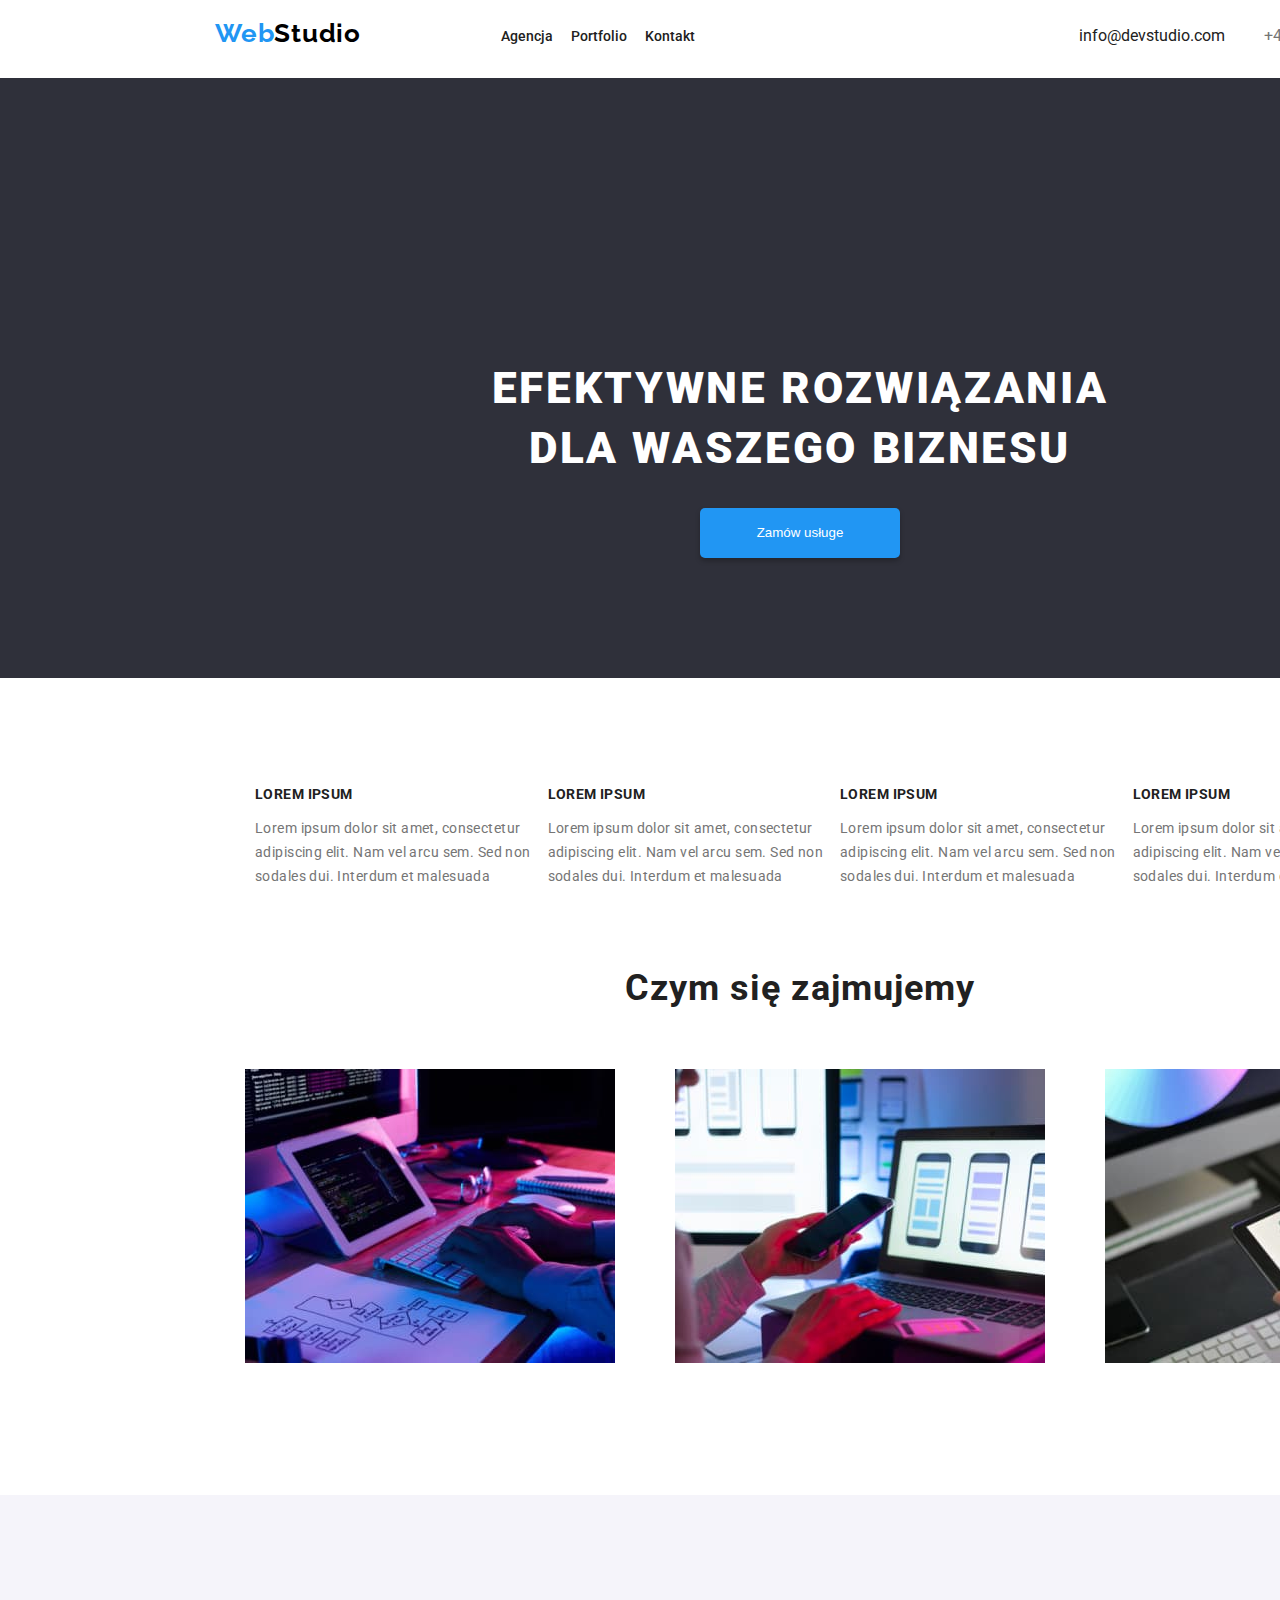
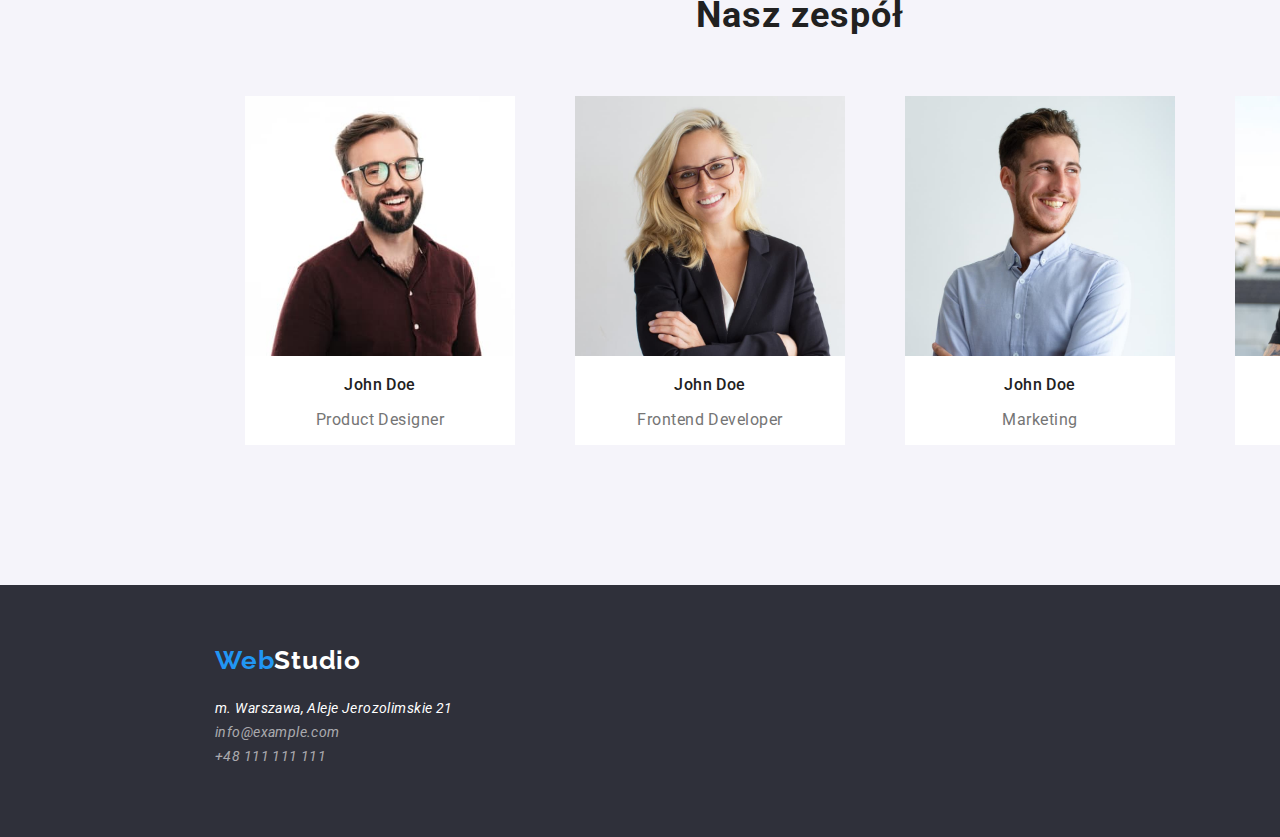
<file: index.html>
<!DOCTYPE html>
<html lang="pl">
  <head>
    <meta charset="UTF-8" />
    <meta http-equiv="X-UA-Compatible" content="IE=edge" />
    <meta name="viewport" content="width=device-width, initial-scale=1.0" />
    <title>WebStudio</title>
    <link rel="stylesheet" href="/css/styles.css" />
    <link rel="preconnect" href="https://fonts.googleapis.com" />
    <link rel="preconnect" href="https://fonts.gstatic.com" crossorigin />
    <link
      href="https://fonts.googleapis.com/css2?family=Raleway:wght@700&family=Roboto:wght@400;500;700;900&display=swap"
      rel="stylesheet"
    />
  </head>
  <body>
    <header>
      <a href="./index.html" class="linklogo"
        >Web<span class="text">Studio</span></a
      >
      <nav class="navigation">
        <ul class="navigation-links">
          <li><a href="#" class="link">Agencja</a></li>
          <li><a href="/portfolio.html" class="link">Portfolio</a></li>
          <li><a href="#" class="link">Kontakt</a></li>
        </ul>
      </nav>
      <a href="mailto:info@devstudio.com" class="email">info@devstudio.com</a
      ><br />
      <a href="tel:+48111111111" class="phone">+48 111 111 111</a>
    </header>
    <main>
      <section class="one-section">
        <h1>EFEKTYWNE ROZWIĄZANIA DLA WASZEGO BIZNESU</h1>
        <button type="button" class="one-button">Zamów usługe</button>
      </section>
      <section class="two-section">
        <h2 hidden>O nas</h2>
        <ul class="about">
          <li>
            <h3 class="title-3">LOREM IPSUM</h3>
            <p class="description">
              Lorem ipsum dolor sit amet, consectetur adipiscing elit. Nam vel
              arcu sem. Sed non sodales dui. Interdum et malesuada
            </p>
          </li>
          <li>
            <h3 class="title-3">LOREM IPSUM</h3>
            <p class="description">
              Lorem ipsum dolor sit amet, consectetur adipiscing elit. Nam vel
              arcu sem. Sed non sodales dui. Interdum et malesuada
            </p>
          </li>
          <li>
            <h3 class="title-3">LOREM IPSUM</h3>
            <p class="description">
              Lorem ipsum dolor sit amet, consectetur adipiscing elit. Nam vel
              arcu sem. Sed non sodales dui. Interdum et malesuada
            </p>
          </li>
          <li>
            <h3 class="title-3">LOREM IPSUM</h3>
            <p class="description">
              Lorem ipsum dolor sit amet, consectetur adipiscing elit. Nam vel
              arcu sem. Sed non sodales dui. Interdum et malesuada
            </p>
          </li>
        </ul>
      </section>
      <section class="three-section">
        <h2 class="title-2 job">Czym się zajmujemy</h2>
        <ul class="work">
          <li class="image">
            <img
              src="images/backgroud01.jpg"
              alt="Mężczyzna pracuje przy komputerze"
              width="370"
              height="294"
            />
          </li>
          <li class="image">
            <img
              src="images/backgroud02.jpg"
              alt="Mężczyzna pracuje używjąc telefonu"
              width="370"
              height="294"
            />
          </li>
          <li class="image">
            <img
              src="images/backgroud03.jpg"
              alt="Mężczyzna pracuje używjąc tabletu"
              width="370"
              height="294"
            />
          </li>
        </ul>
      </section>
      <section class="four-section">
        <h2 class="title-2 people">Nasz zespół</h2>
        <ul class="team-image">
          <li class="avatar">
            <img
              src="images/avatar01.jpg"
              alt="Mężczyzna w okularach"
              width="270"
              height="260"
            />
            <h3 class="title-3 name">John Doe</h3>
            <p class="workplace">Product Designer</p>
          </li>
          <li class="avatar">
            <img
              src="images/avatar02.jpg"
              alt="Kobieta w okularach"
              width="270"
              height="260"
            />
            <h3 class="title-3 name">John Doe</h3>
            <p class="workplace">Frontend Developer</p>
          </li>
          <li class="avatar">
            <img
              src="images/avatar03.jpg"
              alt="Uśmiechnięty mężczyzna"
              width="270"
              height="260"
            />
            <h3 class="title-3 name">John Doe</h3>
            <p class="workplace">Marketing</p>
          </li>
          <li class="avatar">
            <img
              src="images/avatar04.jpg"
              alt="Poważny mężczyzna"
              width="270"
              height="260"
            />
            <h3 class="title-3 name">John Doe</h3>
            <p class="workplace">UI Designer</p>
          </li>
        </ul>
      </section>
    </main>
    <footer>
      <a href="./index.html" class="linklogo logo-footer"
        >Web<span class="text-footer">Studio</span></a
      >
      <address>
        <ul>
          <li class="gps">
            <a
              href="https://goo.gl/maps/6gzYf6yRDEUw23BAA"
              target="_blank"
              rel="noopener noreferrer nofollow"
              >m. Warszawa, Aleje Jerozolimskie 21</a
            >
          </li>
          <li>
            <a href="mailto:info@example.com" class="email-footer"
              >info@example.com</a
            >
          </li>
          <li>
            <a href="tel:+48111111111" class="phone-footer">+48 111 111 111</a>
          </li>
        </ul>
      </address>
    </footer>
  </body>
</html>
</file>
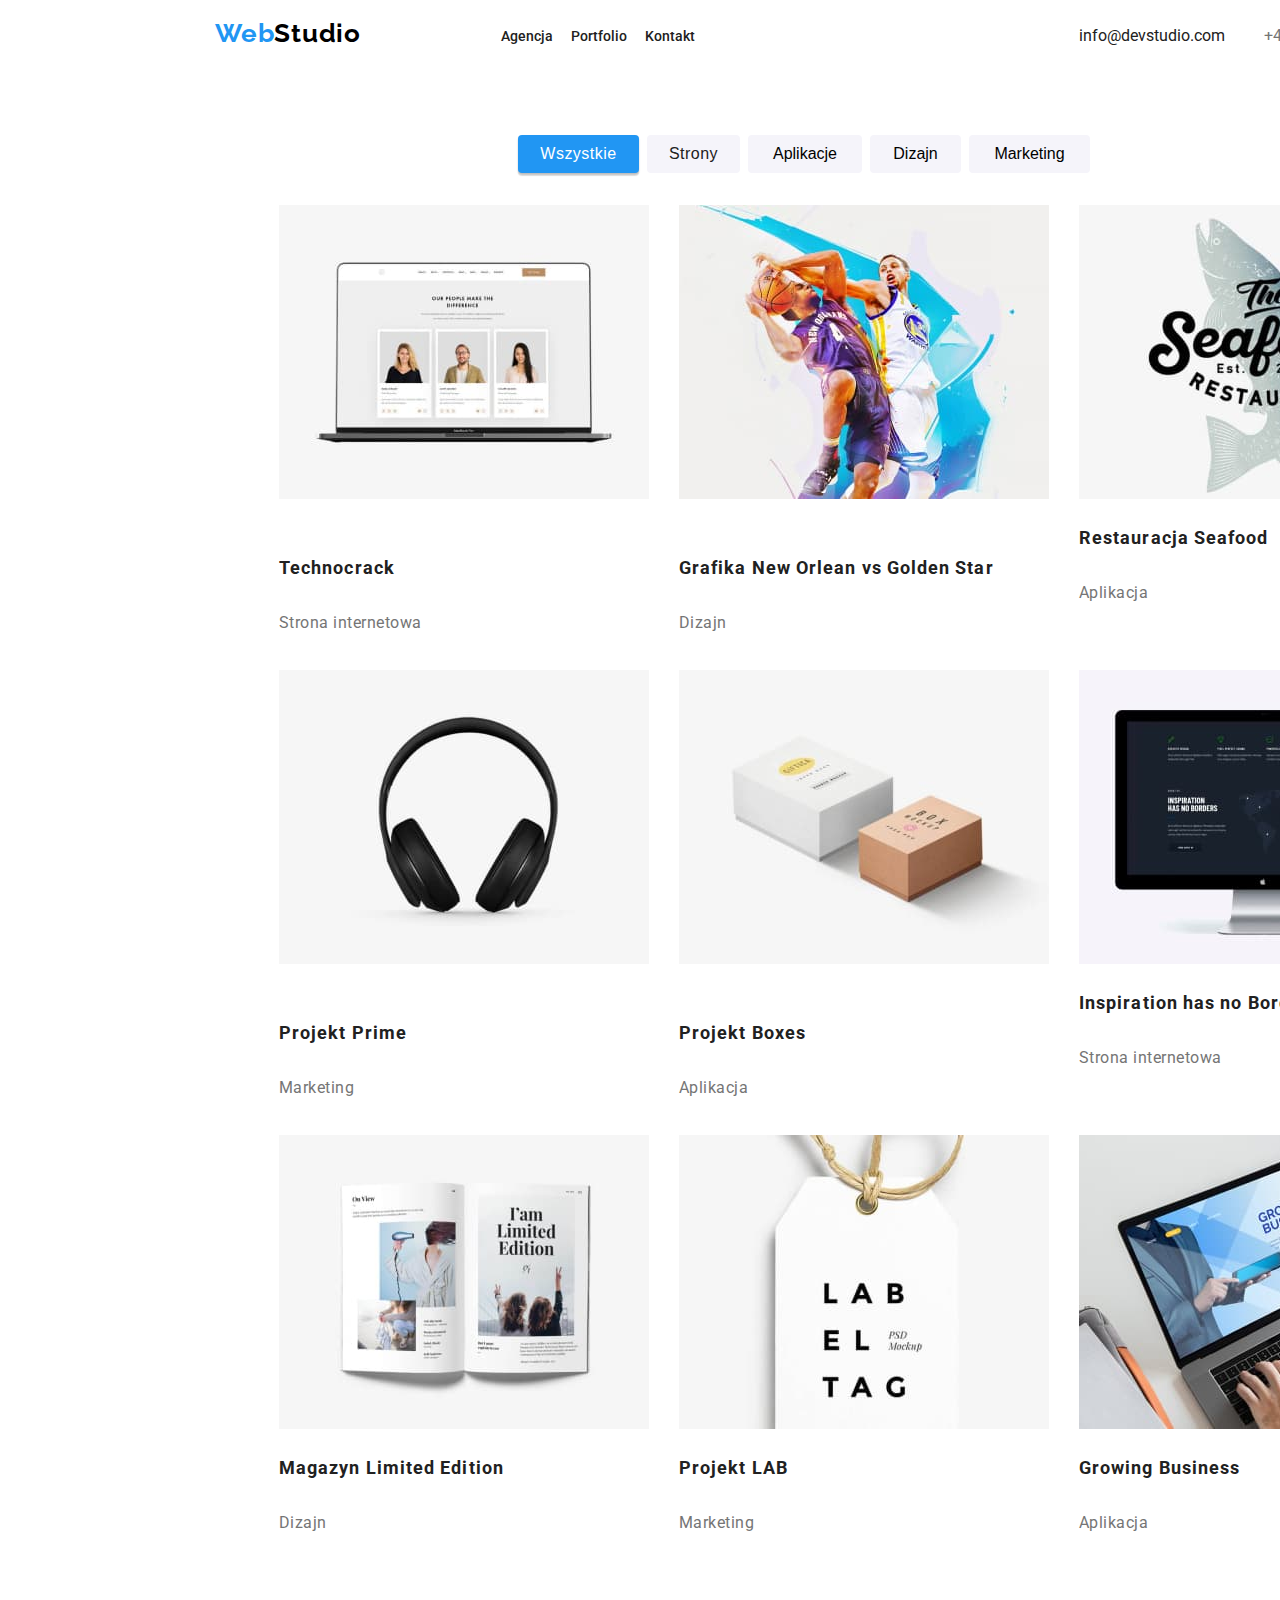
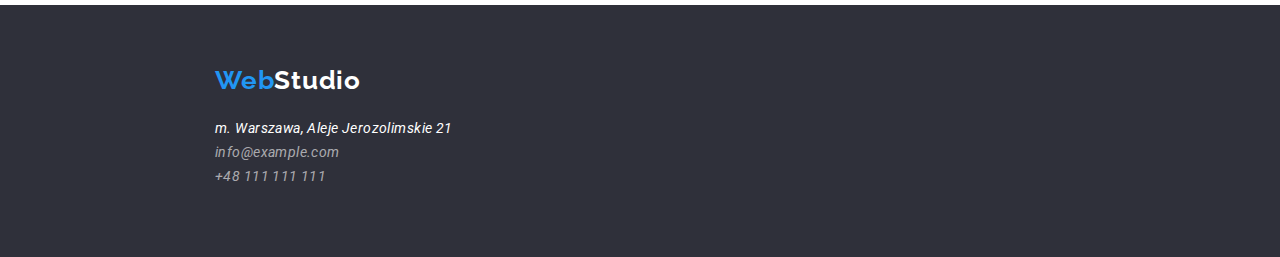
<file: portfolio.html>
<!DOCTYPE html>
<html lang="pl">
  <head>
    <meta charset="UTF-8" />
    <meta http-equiv="X-UA-Compatible" content="IE=edge" />
    <meta name="viewport" content="width=device-width, initial-scale=1.0" />
    <title>WebStudio</title>
    <link rel="stylesheet" href="/css/styles.css" />
    <link rel="preconnect" href="https://fonts.googleapis.com" />
    <link rel="preconnect" href="https://fonts.gstatic.com" crossorigin />
    <link
      href="https://fonts.googleapis.com/css2?family=Raleway:wght@700&family=Roboto:wght@400;500;700;900&display=swap"
      rel="stylesheet"
    />
  </head>
  <body>
    <header>
      <a href="./index.html" class="linklogo"
        >Web<span class="text">Studio</span></a
      >
      <nav class="navigation">
        <ul class="navigation-links">
          <li><a href="#" class="link">Agencja</a></li>
          <li><a href="/portfolio.html" class="link">Portfolio</a></li>
          <li><a href="#" class="link">Kontakt</a></li>
        </ul>
      </nav>
      <a href="mailto:info@devstudio.com" class="email">info@devstudio.com</a
      ><br />
      <a href="tel:+48111111111" class="phone">+48 111 111 111</a>
    </header>
    <main>
      <section class="portfolio">
        <ul class="filters">
          <li><button type="button" class="all filtr">Wszystkie</button></li>
          <li><button type="button" class="web filtr">Strony</button></li>
          <li><button type="button" class="app filtr">Aplikacje</button></li>
          <li><button type="button" class="design filtr">Dizajn</button></li>
          <li><button type="button" class="other filtr">Marketing</button></li>
        </ul>
        <ul class="galery-1">
          <li>
            <img
              class="picture"
              src="/images/img1.jpg"
              alt="Projekt 1"
              width="370px"
              height="294px"
            />
            <h3 class="galery-name">Technocrack</h3>
            <p class="galery-description">Strona internetowa</p>
          </li>
          <li>
            <img
              class="picture"
              src="/images/img2.jpg"
              alt="Projekt 2"
              width="370px"
              height="294px"
            />
            <h3 class="galery-name">Grafika New Orlean vs Golden Star</h3>
            <p class="galery-description">Dizajn</p>
          </li>
          <li>
            <img
              src="/images/img3.jpg"
              alt="Projekt 3"
              width="370px"
              height="294px"
            />
            <h3 class="galery-name">Restauracja Seafood</h3>
            <p class="galery-description">Aplikacja</p>
          </li>
        </ul>
        <ul class="galery-2">
          <li>
            <img
              class="picture"
              src="/images/img4.jpg"
              alt="Projekt 4"
              width="370px"
              height="294px"
            />
            <h3 class="galery-name">Projekt Prime</h3>
            <p class="galery-description">Marketing</p>
          </li>
          <li>
            <img
              class="picture"
              src="/images/img5.jpg"
              alt="Projekt 5"
              width="370px"
              height="294px"
            />
            <h3 class="galery-name">Projekt Boxes</h3>
            <p class="galery-description">Aplikacja</p>
          </li>
          <li>
            <img
              src="/images/img6.jpg"
              alt="Projekt 6"
              width="370px"
              height="294px"
            />
            <h3 class="galery-name">Inspiration has no Borders</h3>
            <p class="galery-description">Strona internetowa</p>
          </li>
        </ul>
        <ul class="galery-3">
          <li>
            <img
              class="picture-1"
              src="/images/img7.jpg"
              alt="Projekt 7"
              width="370px"
              height="294px"
            />
            <h3 class="galery-name">Magazyn Limited Edition</h3>
            <p class="galery-description">Dizajn</p>
          </li>
          <li>
            <img
              class="picture-1"
              src="/images/img8.jpg"
              alt="Projekt 8"
              width="370px"
              height="294px"
            />
            <h3 class="galery-name">Projekt LAB</h3>
            <p class="galery-description">Marketing</p>
          </li>
          <li>
            <img
              src="/images/img9.jpg"
              alt="Projekt 9"
              width="370px"
              height="294px"
            />
            <h3 class="galery-name">Growing Business</h3>
            <p class="galery-description">Aplikacja</p>
          </li>
        </ul>
      </section>
    </main>
    <footer>
      <a href="./index.html" class="linklogo logo-footer"
        >Web<span class="text-footer">Studio</span></a
      >
      <address>
        <ul>
          <li class="gps">
            <a
              href="https://goo.gl/maps/6gzYf6yRDEUw23BAA"
              target="_blank"
              rel="noopener noreferrer nofollow"
              >m. Warszawa, Aleje Jerozolimskie 21</a
            >
          </li>
          <li>
            <a href="mailto:info@example.com" class="email-footer"
              >info@example.com</a
            >
          </li>
          <li>
            <a href="tel:+48111111111" class="phone-footer">+48 111 111 111</a>
          </li>
        </ul>
      </address>
    </footer>
  </body>
</html>
</file>
<file: css/styles.css>
:root {
  --primary-font: "Raleway", sans-serif;
  --secondary-font: "Roboto", sans-serif;
  --blue-color: #2196f3;
  --white-color: #fff;
  --black-color: #000;
  --black-color-link: #212121;
  --grey-color-1: #2f303a;
  --grey-color-2: #757575;
  --title-3: rgba(33, 33, 33, 1);
  --paragraph: rgba(117, 117, 117, 1);
  --button-filters: #f5f4fa;
  --button-filters-color: #212121;
}
body {
  font-family: var(--secondary-font);
  width: 1600px;
  background: var(--white-color);
  padding: 0;
  margin: 0;
}
a {
  text-decoration: none;
  cursor: pointer;
  color: var(--black-color-link);
}
a:hover {
  color: var(--blue-color);
}
.linklogo {
  margin-left: 215px;
  padding-top: 18px;
  font-family: var(--primary-font);
  font-weight: 700;
  font-size: 26px;
  line-height: calc(31 / 26);
  /* identyczna z wysokością pudełka */
  letter-spacing: 0.03em;
  color: var(--blue-color);
}
.text {
  color: var(--black-color);
}
.navigation {
  font-family: var(--secondary-font);
  font-weight: 500;
  height: 16px;
  width: 254px;
  margin-left: 93px;
  margin-top: 10px;
  border-radius: 0px;
}
header {
  display: flex;
  background-color: var(--white-color);
}
li {
  font-family: var(--secondary-font);
  font-size: 14px;
}
.navigation-links li {
  list-style-type: none;
  display: inline;
  padding: 7px;
  line-height: 20px;
}
.email {
  width: 135px;
  height: 16px;
  margin-left: 371px;
  padding-top: 26px;
}
.phone {
  font-family: var(--secondary-font);
  color: var(--grey-color-2);
  margin-left: 50px;
  padding-top: 26px;
}
.one-section {
  margin-top: 6px;
  background-color: var(--grey-color-1);
  height: 600px;
  left: 0px;
  top: 80px;
}
h1 {
  width: 696px;
  height: 120px;
  margin-left: 452px;
  padding-top: 280px;
  font-family: var(--secondary-font);
  font-weight: 900;
  font-size: 44px;
  line-height: 60px;
  /* or 136% */
  text-align: center;
  letter-spacing: 0.06em;
  text-transform: uppercase;
  color: var(--white-color);
}
.one-button {
  width: 200px;
  height: 50px;
  margin-left: 700px;
  top: 430px;
  background-color: var(--blue-color);
  color: var(--white-color);
  border: none;
  box-shadow: 0px 3px 5px 0px rgb(0, 0, 0, 25%);
  border-radius: 5px;
}
.two-section {
  margin-left: 215px;
}
.two-section .about {
  display: flex;
  margin-top: 94px;
  list-style-type: none;
  width: 1170px;
  height: 101px;
  left: 215px;
  top: 774px;
}
.two-section .title-3 {
  font-family: var(--secondary-font);
  font-size: 14px;
  font-weight: 700;
  line-height: calc(16 / 14);
  letter-spacing: 0.03em;
  text-align: left;
  color: var(--title-3);
}
.two-section .description {
  font-family: var(--secondary-font);
  font-size: 14px;
  line-height: calc(24 / 14);
  letter-spacing: 0.03em;
  text-align: left;
  justify-content: space-between;
  color: var(--paragraph);
}
.three-section {
  margin-top: 94px;
  margin-bottom: 70px;
}
.title-2 {
  text-align: center;
  color: var(--title-3);
  font-family: var(--secondary-font);
  font-size: 36px;
  font-weight: 700;
  line-height: calc(42 / 36);
  letter-spacing: 0.03em;
}
.work {
  display: flex;
  width: 1170px;
  height: 386px;
  padding-left: 215px;
  list-style-type: none;
}
.work .image {
  padding: 30px;
}
.four-section {
  margin-top: 70px;
  padding-top: 5px;
  padding-bottom: 94px;
  background: rgba(245, 244, 250, 1);
}
.four-section .team-image {
  display: flex;
  list-style-type: none;
  padding-left: 215px;
}
.people {
  margin-top: 94px;
}
.avatar {
  padding: 0;
  margin: 30px;
  background: var(--white-color);
  display: block;
  text-align: center;
}
.avatar .name {
  font-family: var(--secondary-font);
  font-weight: 500;
  font-size: 16px;
  line-height: calc(19 / 16);
  letter-spacing: 0.03em;
  color: var(--title-3);
}
.avatar .workplace {
  font-family: var(--secondary-font);
  font-size: 16px;
  line-height: calc(19 / 16);
  letter-spacing: 0.03em;
  color: var(--paragraph);
}
footer {
  height: 252px;
  background: var(--grey-color-1);
}
footer .text-footer {
  color: var(--white-color);
}
.logo-footer {
  display: flex;
  padding-top: 60px;
  margin-left: 215px;
  margin-bottom: 20px;
}
address ul {
  list-style-type: none;
  padding: 0;
}
address a {
  color: var(--white-color);
  font-size: 14px;
  line-height: calc(24 / 14);
  letter-spacing: 0.03em;
  margin-left: 215px;
}
.gps {
  margin-top: 20px;
}
.email-footer {
  font-size: 14px;
  line-height: calc(24 / 14);
  letter-spacing: 0.03em;
  margin-top: 9px;
  color: rgba(255, 255, 255, 0.6);
}
.phone-footer {
  width: 231px;
  height: 21px;
  margin-top: 9px;
  font-size: 14px;
  line-height: calc(24 / 14);
  /* or 171% */
  letter-spacing: 0.03em;
  color: rgba(255, 255, 255, 0.6);
}
/* Portfolio CSS*/
.portfolio {
  width: 1170px;
  height: 1360px;
  margin-left: 239px;
  margin-bottom: 180px;
}
.portfolio ul {
  display: flex;
  text-align: center;
  list-style-type: none;
}
.filters {
  height: 54px;
  width: 572px;
  border-radius: 5px;
  padding-top: 70px;
  margin-left: 239px;
}
.filters li {
  margin-right: 8px;
}
.filtr {
  border: none;
}
.all {
  width: 77px;
  height: 26px;
  font-weight: 500;
  font-size: 16px;
  line-height: calc(26 / 16);
  /* identical to box height, or 162% */
  text-align: center;
  letter-spacing: 0.03em;
  color: var(--white-color);
  width: 121px;
  height: 38px;
  background: var(--blue-color);
  /* shadow-middle */
  box-shadow: 0px 3px 1px rgba(0, 0, 0, 0.1), 0px 1px 2px rgba(0, 0, 0, 0.08),
    0px 2px 2px rgba(0, 0, 0, 0.12);
  border-radius: 4px;
}
.web {
  width: 49px;
  height: 26px;
  font-weight: 500;
  font-size: 16px;
  line-height: calc(26 / 16);
  /* identical to box height, or 162% */
  text-align: center;
  letter-spacing: 0.03em;
  color: var(--button-filters-color);
  width: 93px;
  height: 38px;
  background: var(--button-filters);
  border-radius: 4px;
}
.app {
  font-weight: 500;
  font-size: 16px;
  line-height: calc(26 / 16);
  width: 114px;
  height: 38px;
  background: var(--button-filters);
  border-radius: 4px;
}
.design {
  font-weight: 500;
  font-size: 16px;
  line-height: calc(26 / 16);
  width: 91px;
  height: 38px;
  background: var(--button-filters);
  border-radius: 4px;
}
.other {
  font-weight: 500;
  font-size: 16px;
  line-height: calc(26 / 16);
  width: 121px;
  height: 38px;
  background: var(--button-filters);
  border-radius: 4px;
}
.galery-name {
  font-weight: 700;
  font-size: 18px;
  line-height: calc(36 / 18);
  /* identical to box height, or 200% */
  letter-spacing: 0.06em;
  color: var(--black-color-link);
  text-align: left;
  padding-bottom: 4px;
}
.galery-description {
  font-weight: 400;
  font-size: 16px;
  line-height: calc(30 / 16);
  /* identical to box height, or 188% */
  letter-spacing: 0.03em;
  color: var(--grey-color-2);
  text-align: left;
}
.galery-1 .galery-2 .galery-3 {
  display: inline-block;
}
.galery-1 .galery-2 .galery-3 li {
  width: 370px;
  height: 404px;
  padding: 0;
  margin: 30px;
  background: var(--white-color);
}
.picture {
  padding-right: 30px;
  padding-bottom: 30px;
}
.picture-1 {
  padding-right: 30px;
}
</file>
